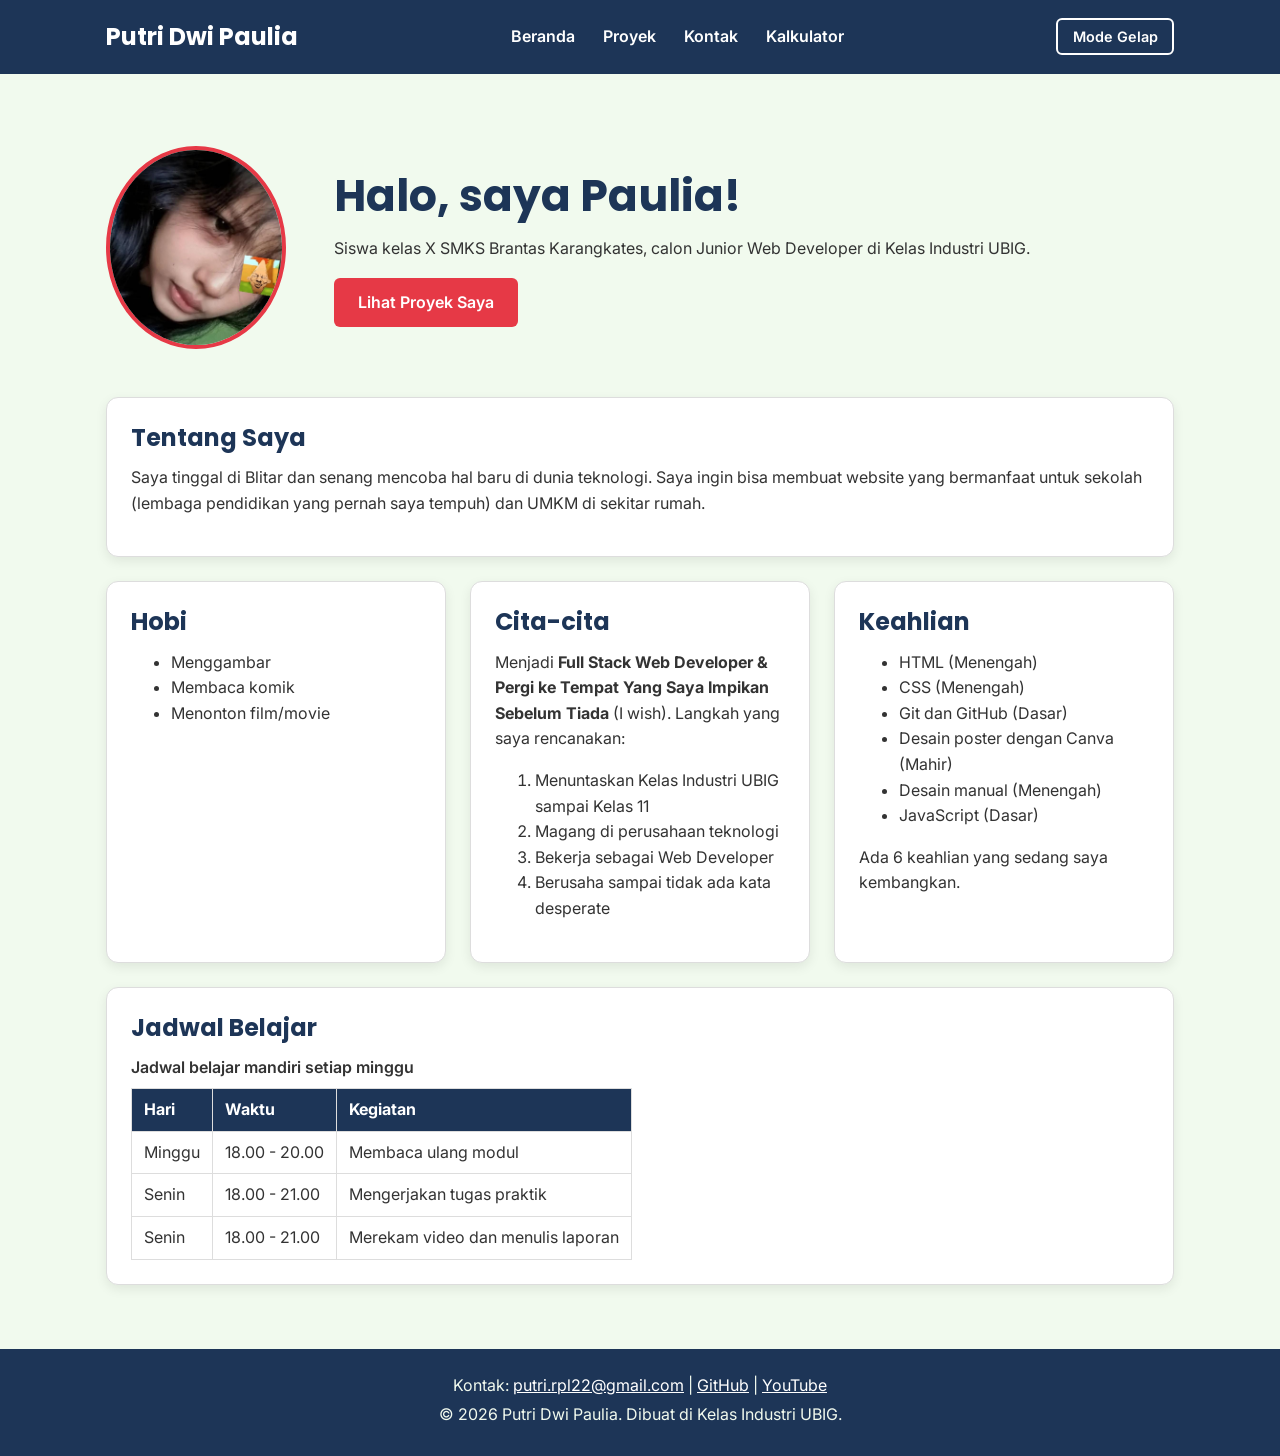
<file: index.html>
<!DOCTYPE html>
<html lang="id">
<head>
  <meta charset="UTF-8">
  <meta name="viewport" content="width=device-width, initial-scale=1.0">
  <title>Putri Dwi Paulia | Beranda</title>
  <link rel="icon" href="img/foto-profil.png">
  <link rel="preconnect" href="https://fonts.googleapis.com">
  <link rel="preconnect" href="https://fonts.gstatic.com" crossorigin>
  <link href="https://fonts.googleapis.com/css2?family=Inter:wght@400;600&family=Poppins:wght@600;700&display=swap"
    rel="stylesheet">
  <link rel="stylesheet" href="css/style.css">
  <script src="js/main.js" defer></script>
</head>
<body>
  <header>
    <div class="container navbar">
      <h1>Putri Dwi Paulia</h1>
      <nav class="menu-laptop">
        <ul>
          <li><a href="index.html">Beranda</a></li>
          <li><a href="proyek.html">Proyek</a></li>
          <li><a href="kontak.html">Kontak</a></li>
          <li><a href="kalkulator.html">Kalkulator</a></li>
        </ul>
      </nav>
      <button type="button" id="tombol-tema" class="tombol-tema">Mode Gelap</button>
      <!-- Tantangan: menu ponsel yang bisa dibuka-tutup -->
      <details class="menu-ponsel">
        <summary>Menu</summary>
        <nav>
          <ul>
            <li><a href="index.html">Beranda</a></li>
            <li><a href="proyek.html">Proyek</a></li>
            <li><a href="kontak.html">Kontak</a></li>
            <li><a href="kalkulator.html">Kalkulator</a></li>
          </ul>
        </nav>
      </details>
    </div>
  </header>

  <main>
    <div class="container">
      <section class="hero">
        <img src="img/image.png" alt="Foto profil Putri Dwi Paulia" width="180">
        <div>
          <h2>Halo, saya Paulia!</h2>
          <p>Siswa kelas X SMKS Brantas Karangkates, calon Junior Web Developer di Kelas Industri UBIG.</p>
          <a href="proyek.html" class="tombol">Lihat Proyek Saya</a>
        </div>
      </section>

      <section class="kartu">
        <h2>Tentang Saya</h2>
        <p>Saya tinggal di Blitar dan senang mencoba hal baru di dunia teknologi. Saya ingin bisa membuat website yang
          bermanfaat untuk sekolah (lembaga pendidikan yang pernah saya tempuh) dan UMKM di sekitar rumah.</p>
      </section>

      <div class="daftar-kartu">
        <section class="kartu">
          <h2>Hobi</h2>
          <ul>
            <li>Menggambar</li>
            <li>Membaca komik</li>
            <li>Menonton film/movie</li>
          </ul>
        </section>

        <section class="kartu">
          <h2>Cita-cita</h2>
          <p>Menjadi <strong>Full Stack Web Developer & Pergi ke Tempat Yang Saya Impikan Sebelum Tiada</strong> (I
            wish). Langkah yang saya rencanakan:</p>
          <ol>
            <li>Menuntaskan Kelas Industri UBIG sampai Kelas 11</li>
            <li>Magang di perusahaan teknologi</li>
            <li>Bekerja sebagai Web Developer</li>
            <li>Berusaha sampai tidak ada kata desperate</li>
          </ol>
        </section>

        <section class="kartu">
          <h2>Keahlian</h2>
          <ul id="daftar-skill"></ul>
          <p id="jumlah-skill"></p>
        </section>
      </div>

      <section class="kartu">
        <h2>Jadwal Belajar</h2>
        <table>
          <caption>Jadwal belajar mandiri setiap minggu</caption>
          <thead>
            <tr>
              <th>Hari</th>
              <th>Waktu</th>
              <th>Kegiatan</th>
            </tr>
          </thead>
          <tbody>
            <tr>
              <td>Minggu</td>
              <td>18.00 - 20.00</td>
              <td>Membaca ulang modul</td>
            </tr>
            <tr>
              <td>Senin</td>
              <td>18.00 - 21.00</td>
              <td>Mengerjakan tugas praktik</td>
            </tr>
            <tr>
              <td>Senin</td>
              <td>18.00 - 21.00</td>
              <td>Merekam video dan menulis laporan</td>
            </tr>
          </tbody>
        </table>
      </section>
    </div>
  </main>

  <footer>
    <p>Kontak: <a href="mailto:putri.rpl22@gmail.com">putri.rpl22@gmail.com</a> |
      <a href="https://github.com/" target="_blank">GitHub</a> |
      <a href="https://www.youtube.com/" target="_blank">YouTube</a>
    </p>
    <p>&copy; 2026 Putri Dwi Paulia. Dibuat di Kelas Industri UBIG.</p>
  </footer>
  <ul id="daftar-skill" hidden></ul>
  <p id="jumlah-skill" hidden></p>
</body>

</html>
</file>
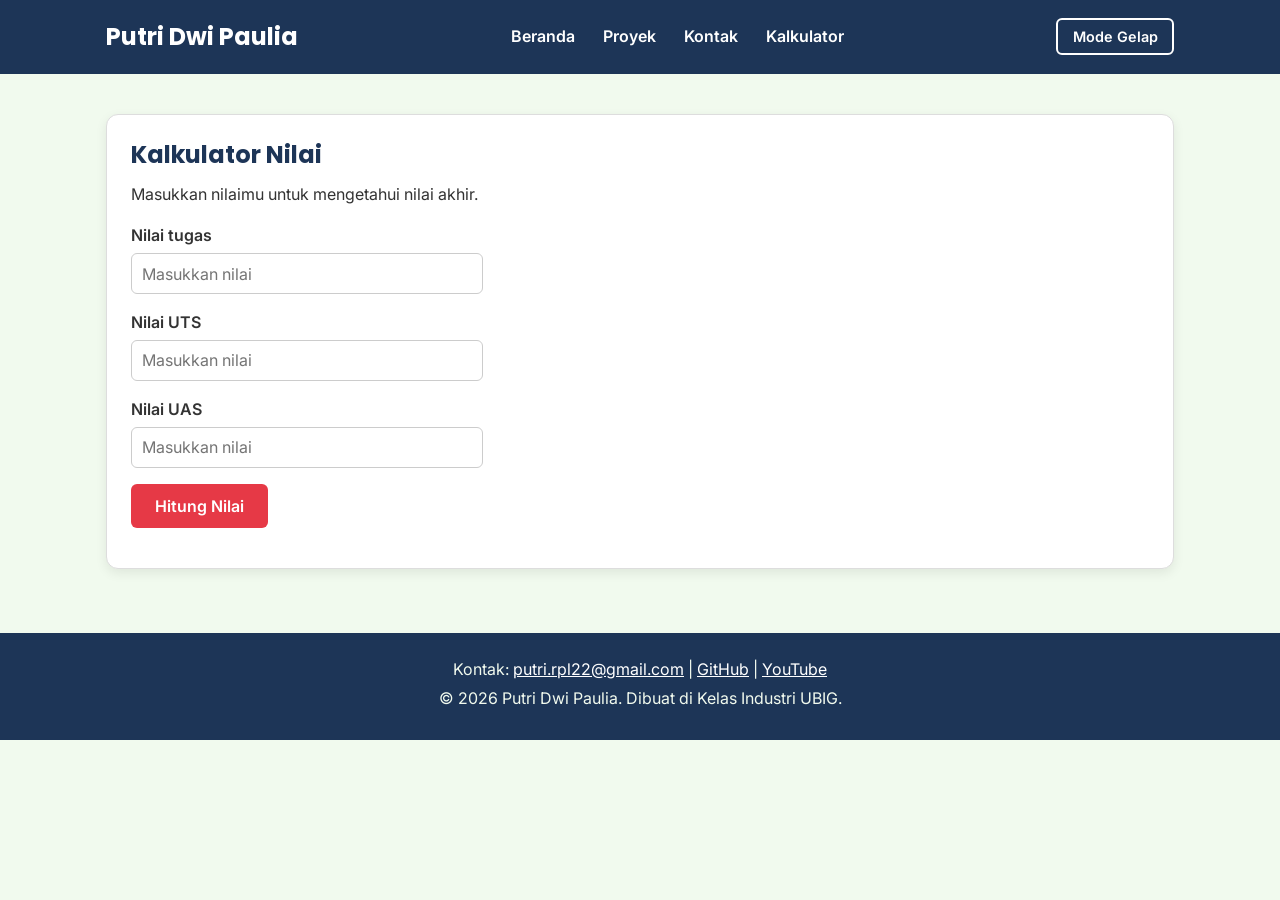
<file: kalkulator.html>
<!DOCTYPE html>
<html lang="id">

<head>
    <meta charset="UTF-8">
    <meta name="viewport" content="width=device-width, initial-scale=1.0">
    <title>Putri Dwi Paulia | Kalkulator Nilai</title>
    <link rel="icon" href="img/fotoprofil.png">
    <link rel="preconnect" href="https://fonts.googleapis.com">
    <link rel="preconnect" href="https://fonts.gstatic.com" crossorigin>
    <link href="https://fonts.googleapis.com/css2?family=Inter:wght@400;600&family=Poppins:wght@600;700&display=swap"
        rel="stylesheet">
    <link rel="stylesheet" href="css/style.css">
    <script src="js/main.js" defer></script>
</head>

<body>
    <header>
        <div class="container navbar">
            <h1>Putri Dwi Paulia</h1>
            <nav class="menu-laptop">
                <ul>
                    <li><a href="index.html">Beranda</a></li>
                    <li><a href="proyek.html">Proyek</a></li>
                    <li><a href="kontak.html">Kontak</a></li>
                    <li><a href="kalkulator.html">Kalkulator</a></li>
                    
                </ul>
            </nav>
            <button type="button" id="tombol-tema" class="tombol-tema">Mode Gelap</button>
            <!-- Tantangan: menu ponsel yang bisa dibuka-tutup -->
            <details class="menu-ponsel">
                <summary>Menu</summary>
                <nav>
                    <ul>
                        <li><a href="index.html">Beranda</a></li>
                        <li><a href="proyek.html">Proyek</a></li>
                        <li><a href="kontak.html">Kontak</a></li>
                        <li><a href="kalkulator.html">Kalkulator</a></li>
                    </ul>
                </nav>
            </details>
        </div>
    </header>

    <main>
        <div class="container">
            <section class="kartu">
                <h2>Kalkulator Nilai</h2>
                <p>Masukkan nilaimu untuk mengetahui nilai akhir.</p>

                <p>
                    <label for="tugas">Nilai tugas</label><br>
                    <input type="number" id="tugas" min="0" max="100" placeholder="Masukkan nilai">
                </p>
                <p>
                    <label for="uts">Nilai UTS</label><br>
                    <input type="number" id="uts" min="0" max="100" placeholder="Masukkan nilai">
                </p>
                <p>
                    <label for="uas">Nilai UAS</label><br>
                    <input type="number" id="uas" min="0" max="100" placeholder="Masukkan nilai">
                </p>
                <button type="button" id="tombol">Hitung Nilai</button>
                <p id="hasil"></p>
            </section>
        </div>
    </main>

    <footer>
        <p>Kontak: <a href="mailto:putri.rpl22@gmail.com">putri.rpl22@gmail.com</a> |
            <a href="https://github.com/" target="_blank">GitHub</a> |
            <a href="https://www.youtube.com/" target="_blank">YouTube</a>
        </p>
        <p>&copy; 2026 Putri Dwi Paulia. Dibuat di Kelas Industri UBIG.</p>
    </footer>

    <script src="js/kalkulator.js"></script>
    <ul id="daftar-skill" hidden></ul>
    <p id="jumlah-skill" hidden></p>
</body>

</html>
</file>
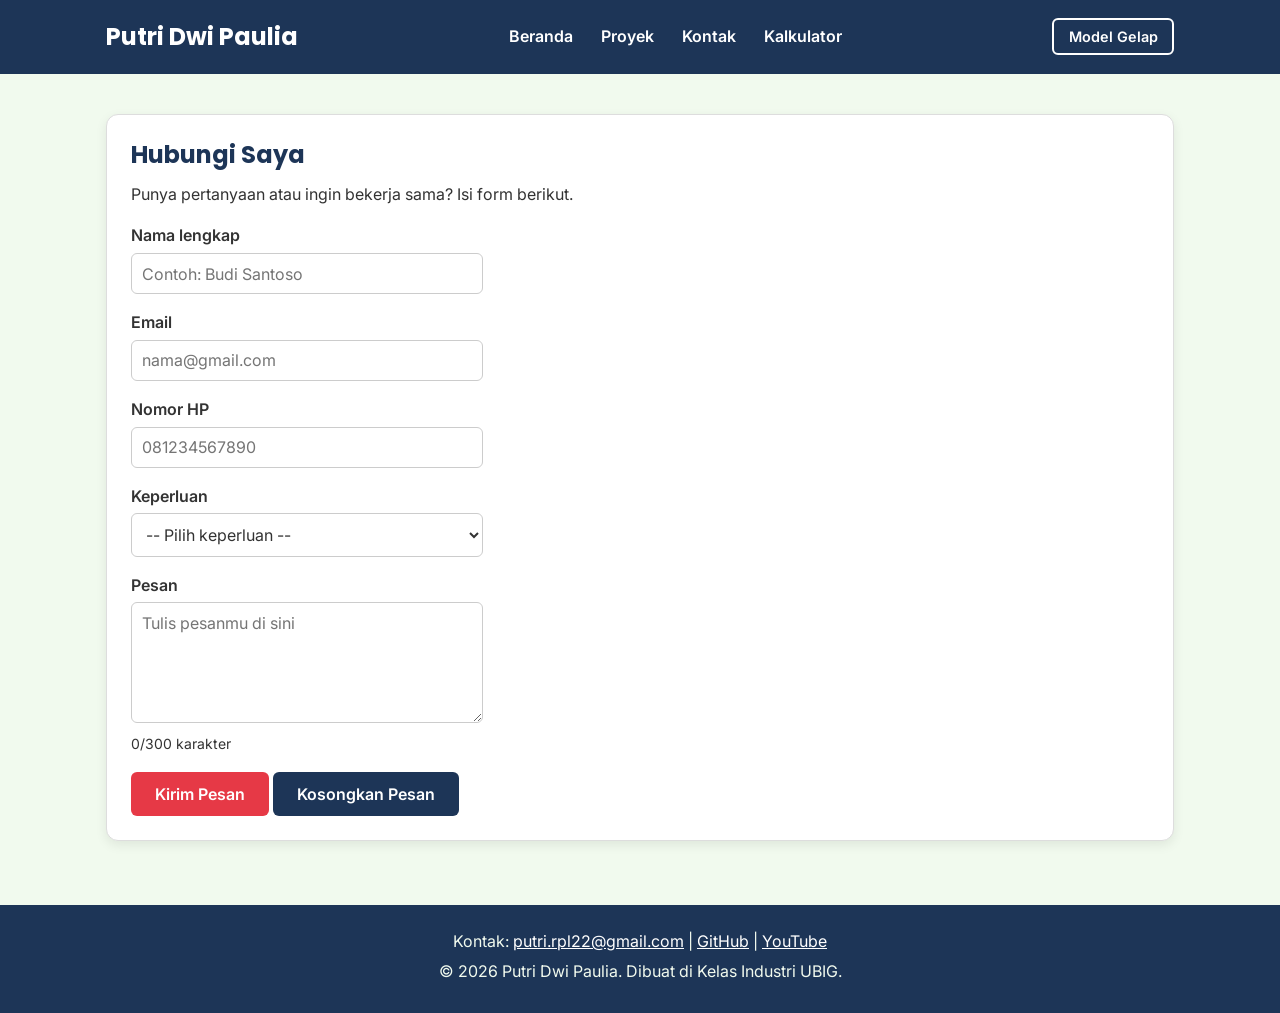
<file: kontak.html>
<!DOCTYPE html>
<html lang="id">

<head>
  <meta charset="UTF-8">
  <meta name="viewport" content="width=device-width, initial-scale=1.0">
  <title>Putri Dwi Paulia | Kontak</title>
  <link rel="icon" href="img/foto-profil.png">
  <link rel="preconnect" href="https://fonts.googleapis.com">
  <link rel="preconnect" href="https://fonts.gstatic.com" crossorigin>
  <link href="https://fonts.googleapis.com/css2?family=Inter:wght@400;600&family=Poppins:wght@600;700&display=swap"
    rel="stylesheet">
  <link rel="stylesheet" href="css/style.css">
  <script src="js/main.js" defer></script>
</head>

<body>
  <header>
    <div class="container navbar">
      <h1>Putri Dwi Paulia</h1>
      <nav class="menu-laptop">
        <ul>
          <li><a href="index.html">Beranda</a></li>
          <li><a href="proyek.html">Proyek</a></li>
          <li><a href="kontak.html">Kontak</a></li>
          <li><a href="kalkulator.html">Kalkulator</a></li>
        </ul>
      </nav>
      <button type="button" id="tombol-tema" class="tombol-tema">Model Gelap</button>
      <!-- Tantangan: menu ponsel yang bisa dibuka-tutup -->
      <details class="menu-ponsel">
        <summary>Menu</summary>
        <nav>
          <ul>
            <li><a href="index.html">Beranda</a></li>
            <li><a href="proyek.html">Proyek</a></li>
            <li><a href="kontak.html">Kontak</a></li>
            <li><a href="kalkulator.html">Kalkulator</a></li>
          </ul>
        </nav>
      </details>
    </div>
  </header>

  <main>
    <div class="container">
      <section class="kartu">
        <h2>Hubungi Saya</h2>
        <p>Punya pertanyaan atau ingin bekerja sama? Isi form berikut.</p>

        <form>
          <p>
            <label for="nama">Nama lengkap</label><br>
            <input type="text" id="nama" name="nama" placeholder="Contoh: Budi Santoso" required>
          </p>
          <p>
            <label for="email">Email</label><br>
            <input type="email" id="email" name="email" placeholder="nama@gmail.com" required>
          </p>
          <p>
            <label for="hp">Nomor HP</label><br>
            <input type="tel" id="hp" name="hp" placeholder="081234567890" required>
          </p>
          <p>
            <label for="keperluan">Keperluan</label><br>
            <select id="keperluan" name="keperluan" required>
              <option value="">-- Pilih keperluan --</option>
              <option value="bertanya">Bertanya</option>
              <option value="kerja-sama">Kerja sama proyek</option>
              <option value="lainnya">Lainnya</option>
            </select>
          </p>
          <p>
            <label for="pesan">Pesan</label><br>
            <textarea id="pesan" maxlength="300" name="pesan" rows="5" cols="40" placeholder="Tulis pesanmu di sini"
              required></textarea><br>
            <span id="hitung-karakter" class="keterangan">0/300 karakter</span>
          </p>
          <button type="submit">Kirim Pesan</button>
          <button type="reset" id="tombol-kosongkan" class="tombol-kedua">Kosongkan Pesan</button>
        </form>
      </section>
    </div>
  </main>

  <footer>
    <p>Kontak: <a href="mailto:putri.rpl22@gmail.com">putri.rpl22@gmail.com</a> |
      <a href="https://github.com/" target="_blank">GitHub</a> |
      <a href="https://www.youtube.com/" target="_blank">YouTube</a>
    </p>
    <p>&copy; 2026 Putri Dwi Paulia. Dibuat di Kelas Industri UBIG.</p>
  </footer>
  <ul id="daftar-skill" hidden></ul>
  <p id="jumlah-skill" hidden></p>
</body>
</html>
</file>
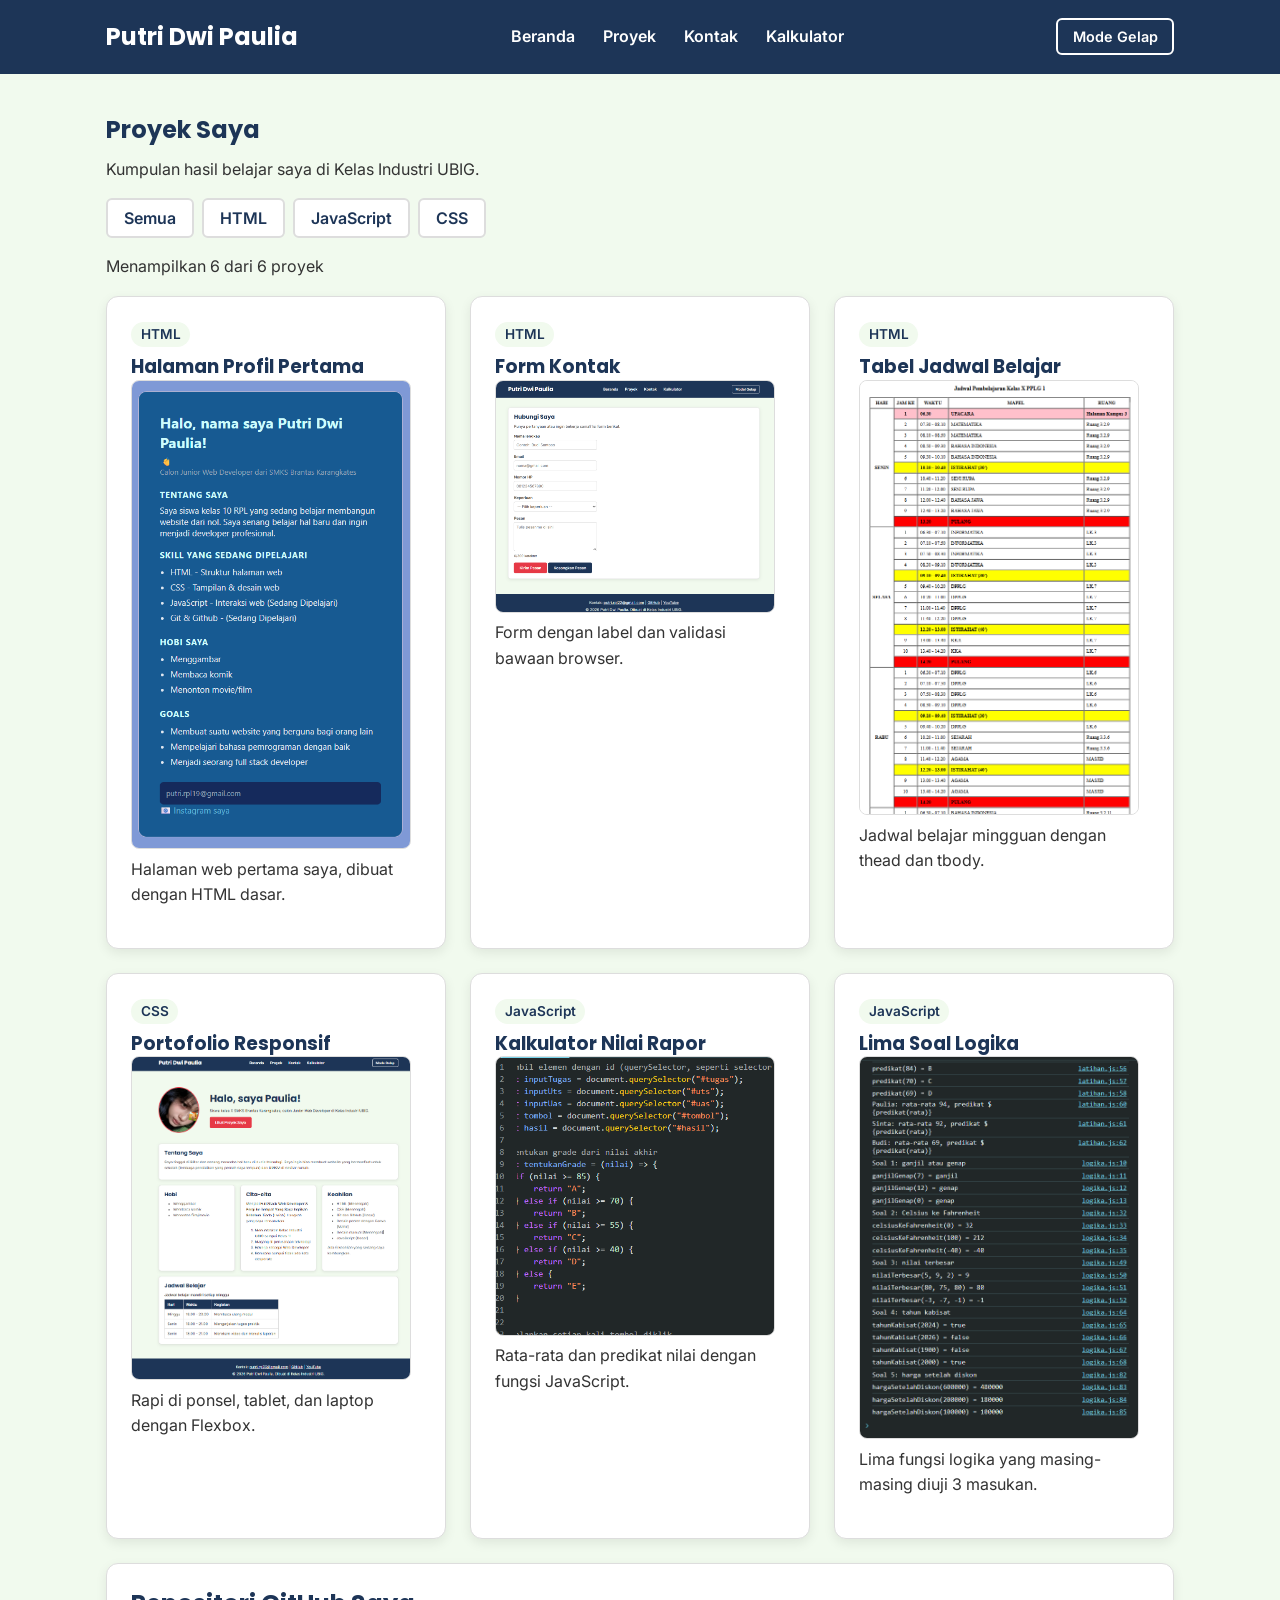
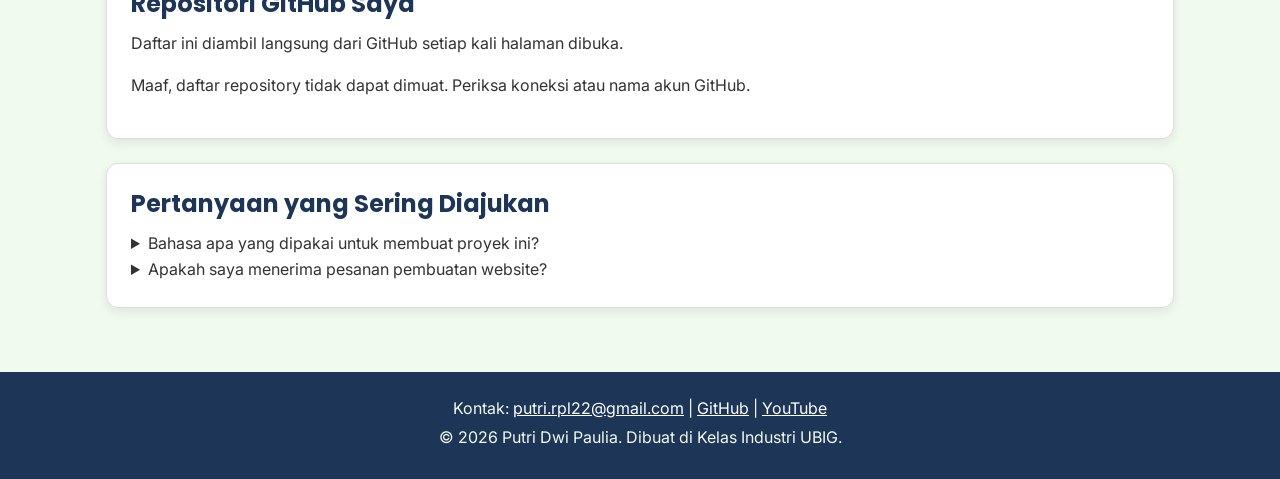
<file: proyek.html>
<!DOCTYPE html>
<html lang="id">

<head>
  <meta charset="UTF-8">
  <meta name="viewport" content="width=device-width, initial-scale=1.0">
  <title>Putri Dwi Paulia | Proyek</title>
  <link rel="icon" href="img/foto-profil.png">
  <link rel="preconnect" href="https://fonts.googleapis.com">
  <link rel="preconnect" href="https://fonts.gstatic.com" crossorigin>
  <link href="https://fonts.googleapis.com/css2?family=Inter:wght@400;600&family=Poppins:wght@600;700&display=swap"
    rel="stylesheet">
  <link rel="stylesheet" href="css/style.css">
  <script src="js/main.js" defer></script>
</head>

<body>
  <header>
    <div class="container navbar">
      <h1>Putri Dwi Paulia</h1>
      <nav class="menu-laptop">
        <ul>
          <li><a href="index.html">Beranda</a></li>
          <li><a href="proyek.html">Proyek</a></li>
          <li><a href="kontak.html">Kontak</a></li>
          <li><a href="kalkulator.html">Kalkulator</a></li>
        </ul>
      </nav>
      <button type="button" id="tombol-tema" class="tombol-tema">Mode Gelap</button>
      <!-- Tantangan: menu ponsel yang bisa dibuka-tutup -->
      <details class="menu-ponsel">
        <summary>Menu</summary>
        <nav>
          <ul>
            <li><a href="index.html">Beranda</a></li>
            <li><a href="proyek.html">Proyek</a></li>
            <li><a href="kontak.html">Kontak</a></li>
            <li><a href="kalkulator.html">Kalkulator</a></li>
          </ul>
        </nav>
      </details>
    </div>
  </header>

  <main>
    <div class="container">
      <section>
        <h2>Proyek Saya</h2>
        <p>Kumpulan hasil belajar saya di Kelas Industri UBIG.</p>
       <div class="filter">
          <button type="button" class="tombol-filter" id="filter-semua">Semua</button>
          <button type="button" class="tombol-filter" id="filter-html">HTML</button>
          <button type="button" class="tombol-filter" id="filter-javascript">JavaScript</button>
          <button type="button" class="tombol-filter" id="filter-css">CSS</button>
        </div>
        <p id="jumlah-proyek"></p>
        <div class="daftar-kartu" id="daftar-proyek"></div>
      </section>
<section class="kartu">
  <h2>Repositori GitHub Saya</h2>
  <p>Daftar ini diambil langsung dari GitHub setiap kali halaman dibuka.</p>
  <p id="status-repo"></p>
  <ul id="daftar-repo"></ul>
</section>
      <!-- FAQ dengan details dan summary -->
      <section class="kartu">
        <h2>Pertanyaan yang Sering Diajukan</h2>
        <details>
          <summary>Bahasa apa yang dipakai untuk membuat proyek ini?</summary>
          <p>Proyek di halaman ini dibuat dengan HTML, CSS, dan JavaScript.
            Pilih tombol kategori di atas untuk melihat proyek per bahasa.</p>
        </details>
        <details>
          <summary>Apakah saya menerima pesanan pembuatan website?</summary>
          <p>Belum, saya masih belajar. Namun kamu tetap boleh menghubungi saya melalui halaman Kontak.</p>
        </details>
      </section>
    </div>
  </main>

  <footer>
    <p>Kontak: <a href="mailto:putri.rpl22@gmail.com">putri.rpl22@gmail.com</a> |
      <a href="https://github.com/putrirpl22-cyber" target="_blank">GitHub</a> |
      <a href="https://www.youtube.com/Putri_rpl22" target="_blank">YouTube</a>
    </p>
    <p>&copy; 2026 Putri Dwi Paulia. Dibuat di Kelas Industri UBIG.</p>
  </footer>
  <ul id="daftar-skill" hidden></ul>
  <p id="jumlah-skill" hidden></p>
</body>
</html>
</file>
<file: css/style.css>
/* Gaya portofolio Andi Pratama
   Palet: #1D3557 (utama), #E63946 (aksen), #F1FAEE (latar)
   Huruf: Poppins (judul), Inter (isi)
   Tata letak: mobile first, titik ubah 768px (tablet) dan 1024px (laptop) */


/* 1. Reset */
* {
  box-sizing: border-box;
  margin: 0;
}

img {
  max-width: 100%;
  height: auto;
}

/* 2. Dasar halaman: warna dan huruf */
:root {
  --warna-utama: #1D3557;
  --warna-judul: #1D3557;
  --warna-aksen: #E63946;
  --warna-tautan: #E63946;
  --warna-latar: #F1FAEE;
  --warna-teks: #333333;
  --warna-kartu: #FFFFFF;
  --warna-garis: #DDDDDD;
}

body {
  font-family: "Inter", Arial, sans-serif;
  font-size: 1rem;
  line-height: 1.6;
  color: var(--warna-teks);
  background-color: var(--warna-latar);
}

h1,
h2,
h3 {
  font-family: "Poppins", Arial, sans-serif;
  color: var(--warna-judul);
  line-height: 1.3;
}

h2 {
  margin-bottom: 0.75rem;
}

p,
ul,
ol {
  margin-bottom: 1rem;
}

a {
  color: #E63946;
}

/* 3. Wadah, header, dan menu */
.container {
  max-width: 1100px;
  margin: 0 auto;
  padding: 0 1rem;
}

header {
  background-color: var(--warna-utama);
  color: #FFFFFF;
  padding: 1rem 0;
}

header h1 {
  color: #FFFFFF;
  font-size: 1.5rem;
}

.navbar {
  display: flex;
  flex-wrap: wrap;
  justify-content: space-between;
  align-items: center;
  gap: 0.5rem;
}

nav ul {
  display: flex;
  gap: 0.25rem;
  padding: 0;
  margin: 0;
  list-style: none;
}

nav a {
  display: inline-block;
  padding: 0.5rem 0.75rem;
  border-radius: 6px;
  color: #FFFFFF;
  font-weight: 600;
  text-decoration: none;
}

/* Tantangan: menu ponsel buka-tutup dengan details */
.menu-laptop {
  display: none;
}

.menu-ponsel summary {
  padding: 0.5rem 0.75rem;
  border: 1px solid #FFFFFF;
  border-radius: 6px;
  font-weight: 600;
  cursor: pointer;
}

.menu-ponsel ul {
  flex-direction: column;
  margin-top: 0.5rem;
}

/* 4. Isi utama, hero, dan kartu */
main {
  padding: 1.5rem 0;
}

.hero {
  display: flex;
  flex-direction: column;
  align-items: center;
  gap: 1.5rem;
  padding: 1rem 0 2rem;
  text-align: center;
}

.hero img {
  border: 4px solid #E63946;
  border-radius: 50%;
}

.hero h2 {
  font-size: 2rem;
}

.tombol {
  display: inline-block;
  padding: 0.75rem 1.5rem;
  border-radius: 6px;
  background-color: #E63946;
  color: #FFFFFF;
  font-weight: 600;
  text-decoration: none;
}

.kartu {
  background-color: var(--warna-kartu);
  padding: 1rem;
  margin-bottom: 1.5rem;
  border: 1px solid var(--warna-garis);
  border-radius: 12px;
  box-shadow: 0 4px 12px rgba(0, 0, 0, 0.08);
}

.daftar-kartu {
  display: flex;
  flex-wrap: wrap;
  gap: 1.5rem;
  margin-bottom: 1.5rem;
}

.daftar-kartu .kartu {
  flex: 1 1 280px;
  margin-bottom: 0;
}

#daftar-proyek {
 min-height: 30rem;
}

article img {
  border-radius: 8px;
  border: 1px solid #DDDDDD;
}

/* 5. Tabel */
table {
  border-collapse: collapse;
}

caption {
  font-weight: 600;
  text-align: left;
  margin-bottom: 0.5rem;
}

th,
td {
  border: 1px solid var(--warna-garis);
  padding: 0.5rem 0.75rem;
  text-align: left;
}

th {
  background-color: var(--warna-utama);
  color: #FFFFFF;
}

/* 6. Form */
label {
  font-weight: 600;
}

input,
select,
textarea {
  width: 100%;
  max-width: 22rem;
  padding: 0.6rem;
  margin-top: 0.25rem;
  border: 1px solid #CCCCCC;
  border-radius: 6px;
  font-family: inherit;
  font-size: 1rem;
  background-color: var(--warna-kartu);
  color: var(--warna-teks);
}

button {
  padding: 0.75rem 1.5rem;
  border: none;
  border-radius: 6px;
  background-color: #E63946;
  color: #FFFFFF;
  font-family: inherit;
  font-size: 1rem;
  font-weight: 600;
  cursor: pointer;
}

.keterangan {
  font-size: 0.875rem;
}

/* 7. Footer */
footer {
  background-color: var(--warna-utama);
  color: #F1FAEE;
  text-align: center;
  padding: 1.5rem;
}

footer p {
  margin-bottom: 0.25rem;
}

footer a {
  color: #FFFFFF;
}

/* 8. Tablet: lebar layar 768px ke atas */
@media (min-width: 768px) {
  .menu-laptop {
    display: block;
  }

  .menu-ponsel {
    display: none;
  }

  .hero {
    flex-direction: row;
    padding: 2rem 0 3rem;
    text-align: left;
  }

  .kartu {
    padding: 1.5rem;
  }
}

/* 9. Laptop: lebar layar 1024px ke atas */
@media (min-width: 1024px) {
  main {
    padding: 2.5rem 0;
  }

  .hero {
    gap: 3rem;
  }

  .hero h2 {
    font-size: 2.75rem;
  }
}

/* 10. Tombol tema, filter, dan label kategori */
.tombol-tema {
  padding: 0.5rem 0.9rem;
  border: 2px solid #FFFFFF;
  background-color: transparent;
  font-size: 0.9rem;
}
.filter {
 display: flex;
 flex-wrap: wrap;
 gap: 0.5rem;
 margin-bottom: 1rem;
}
.tombol-filter {
 padding: 0.5rem 1rem;
 border: 2px solid var(--warna-garis);
 background-color: var(--warna-kartu);
 color: var(--warna-judul);
}
.label {
 display: inline-block;
 padding: 0.1rem 0.6rem;
 margin-bottom: 0.5rem;
 border-radius: 999px;
 background-color: var(--warna-latar);
 color: var(--warna-judul);
 font-size: 0.85rem;
 font-weight: 600;
}

/* 11. Tema gelap: isi variabel diganti saat body memiliki class
gelap */
body.gelap {
  --warna-utama: #1a3262;
  --warna-judul: #A8DADC;
  --warna-tautan: #FF8A8A;
  --warna-latar: #121A24;
  --warna-teks: #E3E8EE;
  --warna-kartu: #1C2836;
  --warna-garis: #34465A;
}

/* TRANSISI MODE GELAP */

body,
header,
footer,
.kartu,
input,
select,
textarea,
th,
td {
  transition:
    background-color 0.3s ease,
    color 0.3s ease,
    border-color 0.3s ease;
}

.tombol-kedua {
  background-color: var(--warna-utama);
  color: var(--warna-kartu);
}

#tombol-kosongkan {
  display: inline-block;
}
</file>
